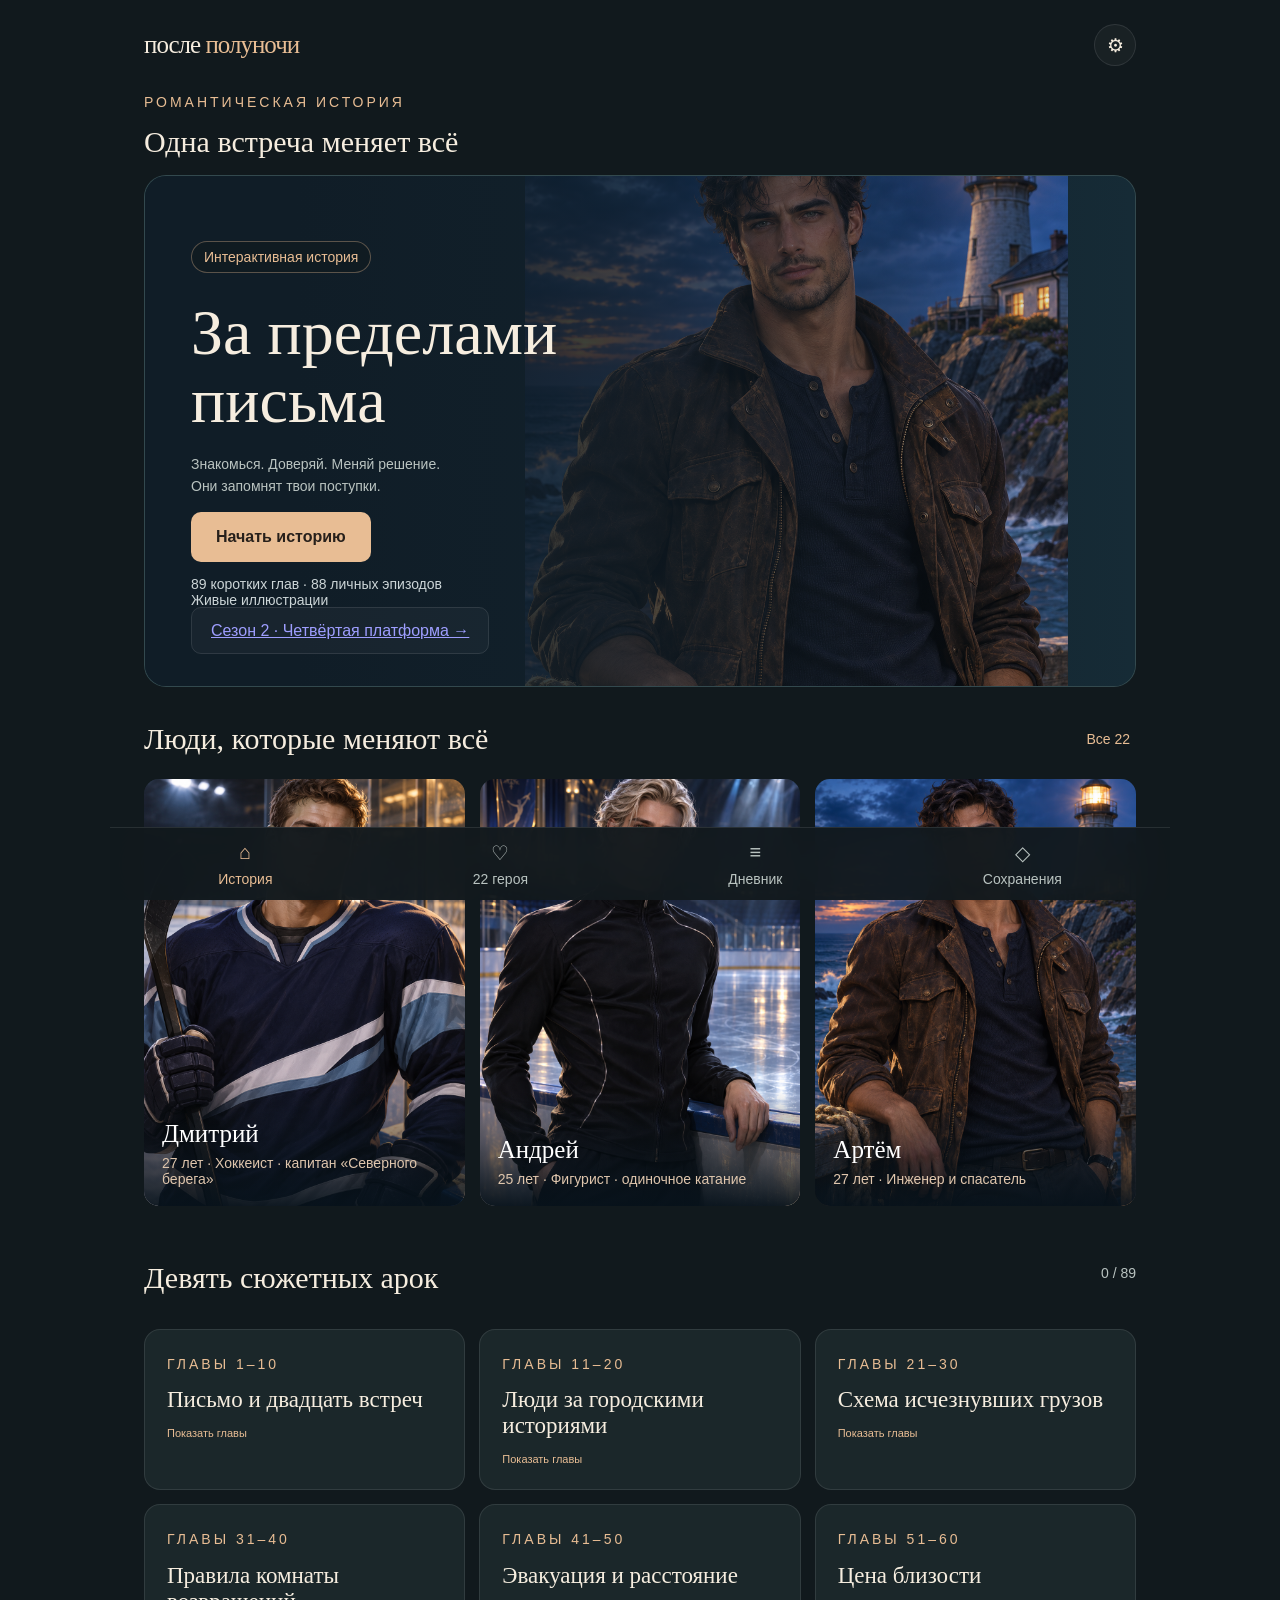
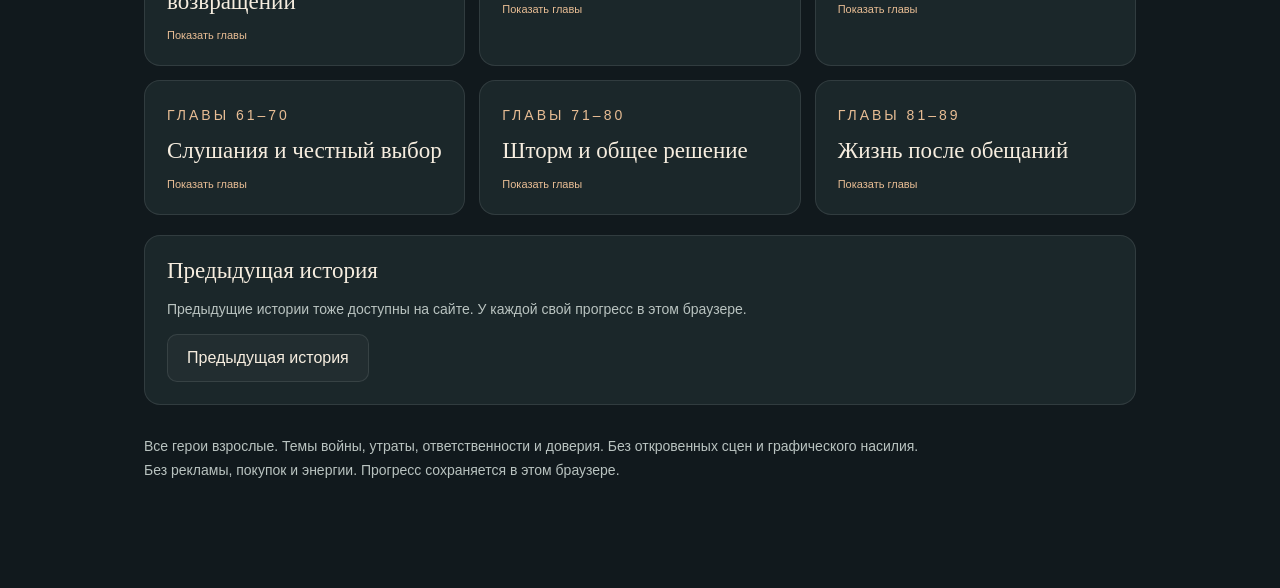
<file: index.html>
<!doctype html><html lang="ru"><head><meta charset="utf-8"><meta name="viewport" content="width=device-width,initial-scale=1,viewport-fit=cover"><meta name="theme-color" content="#11191d"><meta name="description" content="После полуночи — романтическая интерактивная история. 22 героя, 89 коротких глав и решения, которые меняют отношения и финал."><title>После полуночи · 89 глав</title><link rel="stylesheet" href="style.css"><link rel="stylesheet" href="mobile.css"><link rel="icon" href="favicon.svg" type="image/svg+xml"></head><body><main id="app"></main><div id="toast" role="status" aria-live="polite"></div><dialog id="modal"></dialog><dialog id="cinema"></dialog><script src="cast.js"></script><script src="story.js"></script><script src="engine.js"></script><script src="app.js"></script></body></html>
</file>
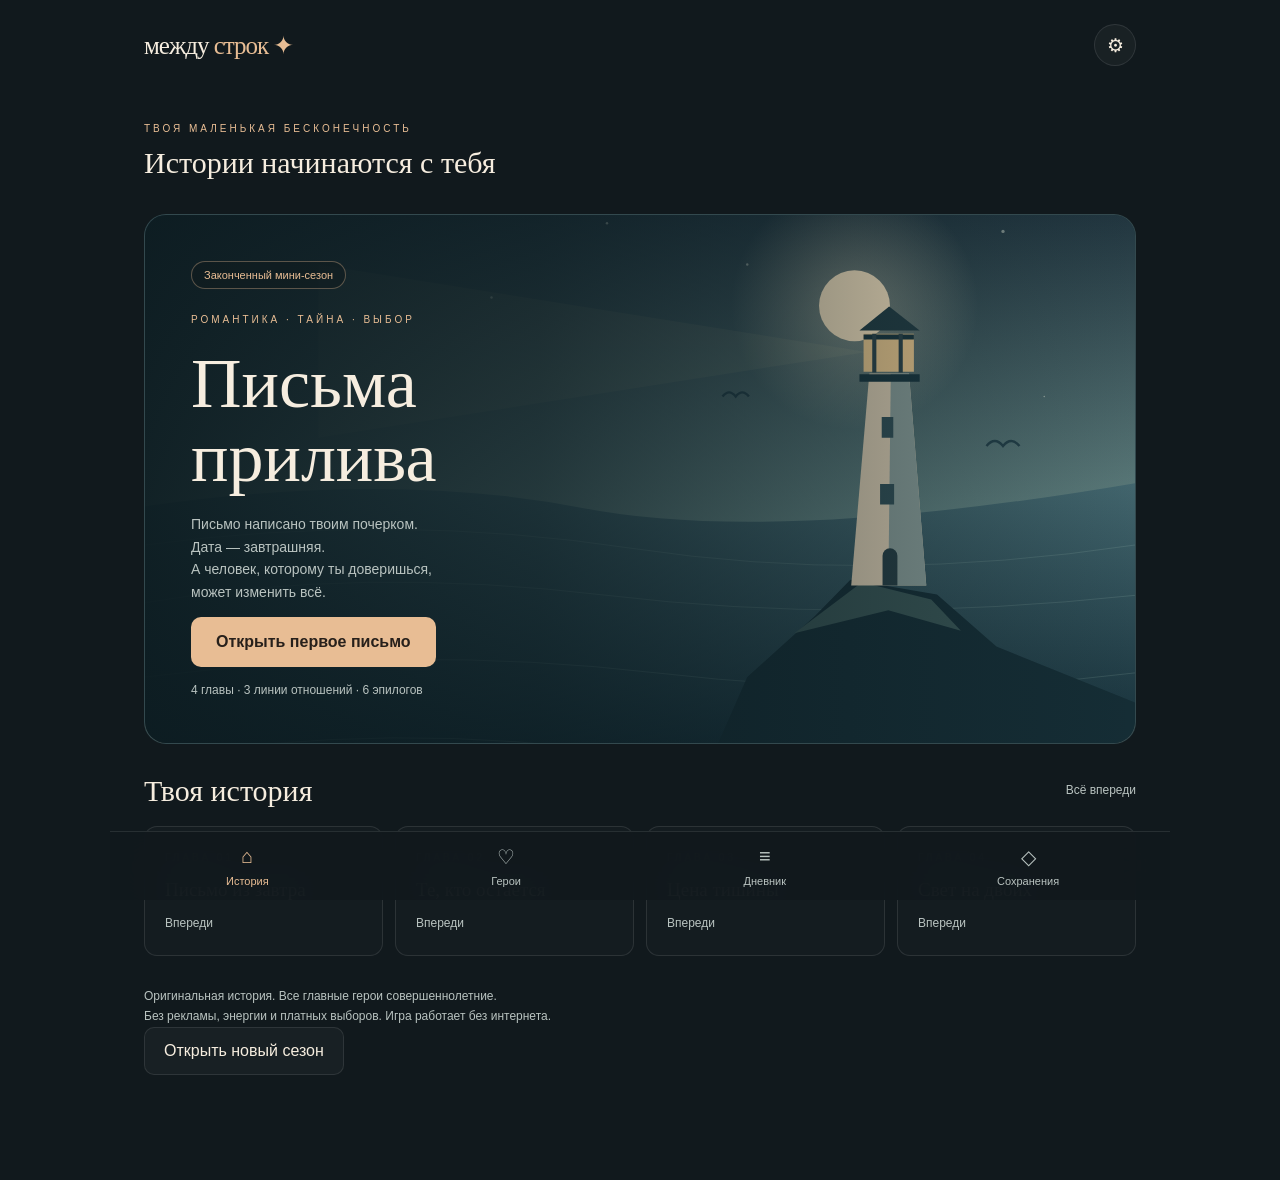
<file: legacy/index.html>
<!doctype html><html lang="ru"><head><meta charset="utf-8"><meta name="viewport" content="width=device-width,initial-scale=1,viewport-fit=cover"><meta name="theme-color" content="#11191d"><title>После полуночи</title><link rel="stylesheet" href="style.css"></head><body><main id="app"></main><div id="toast" role="status" aria-live="polite"></div><dialog id="modal"></dialog><script src="story.js"></script><script src="engine.js"></script><script src="app.js"></script></body></html>
</file>
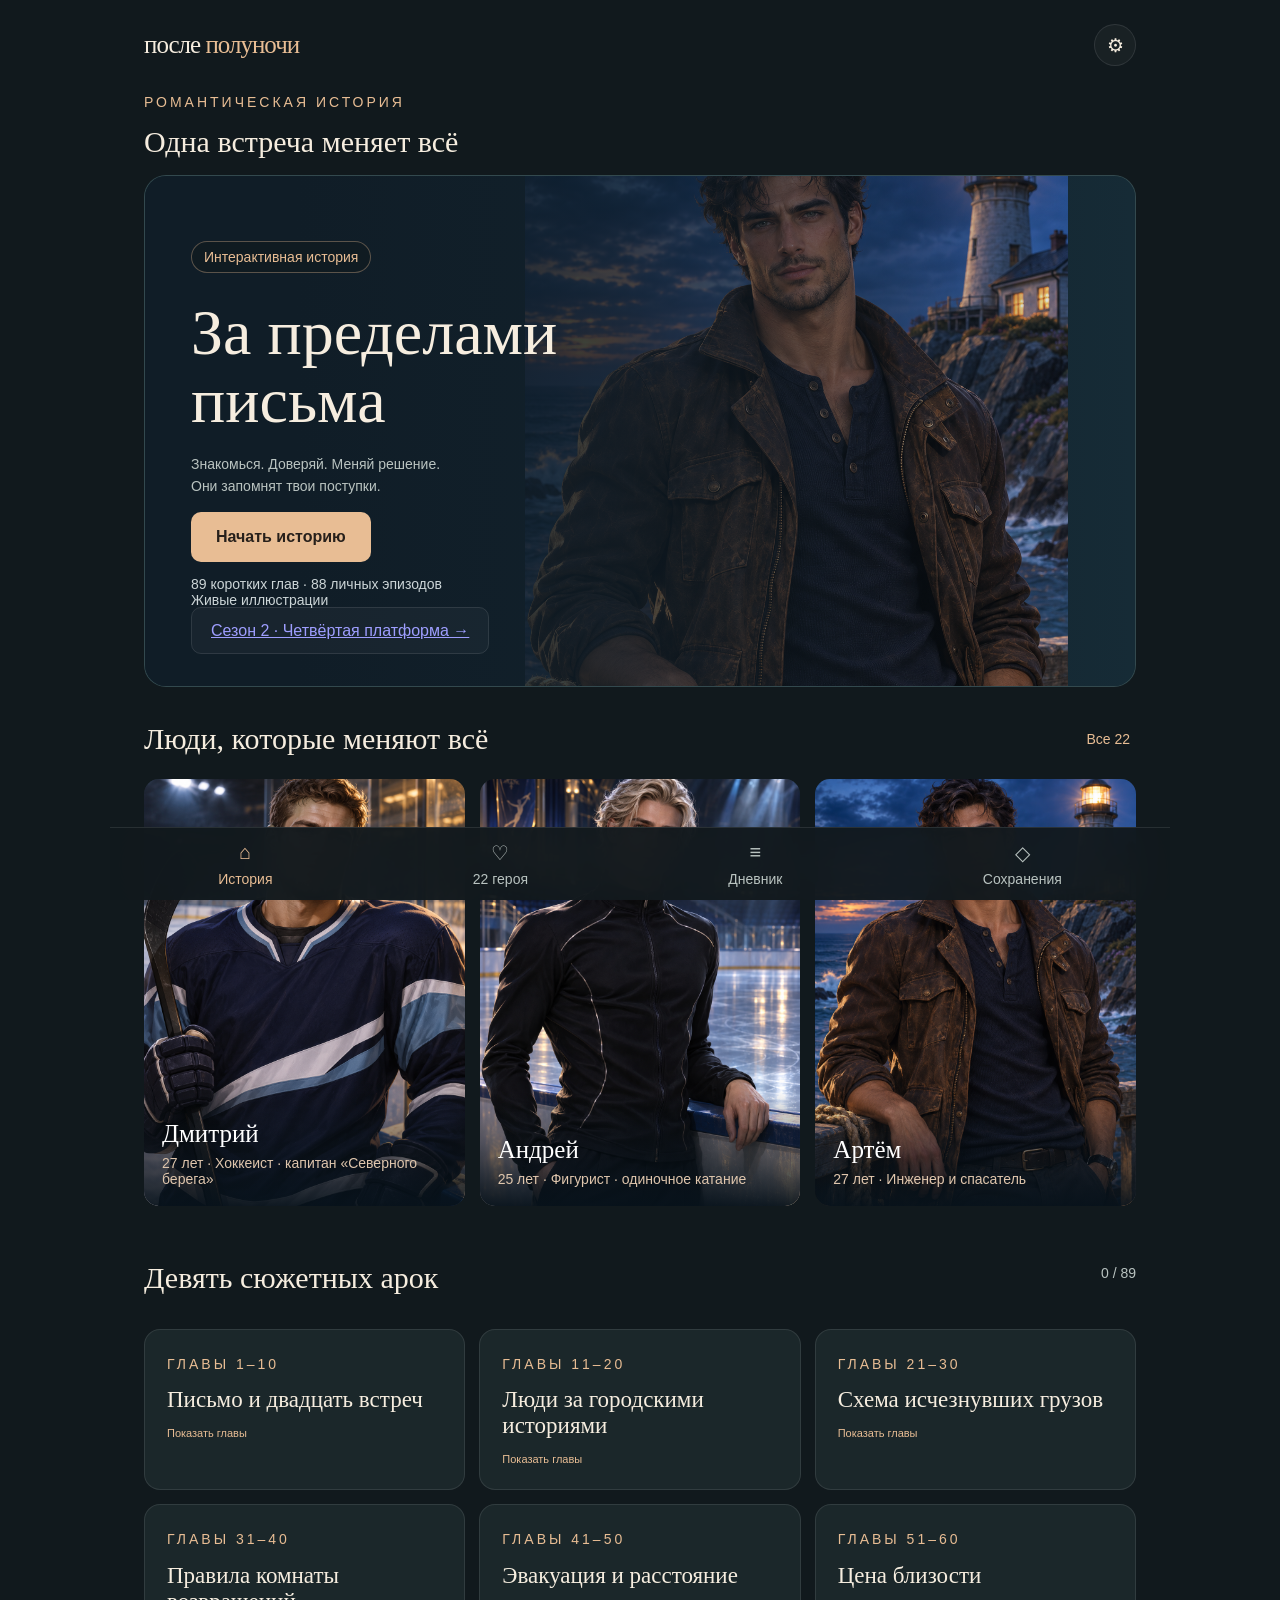
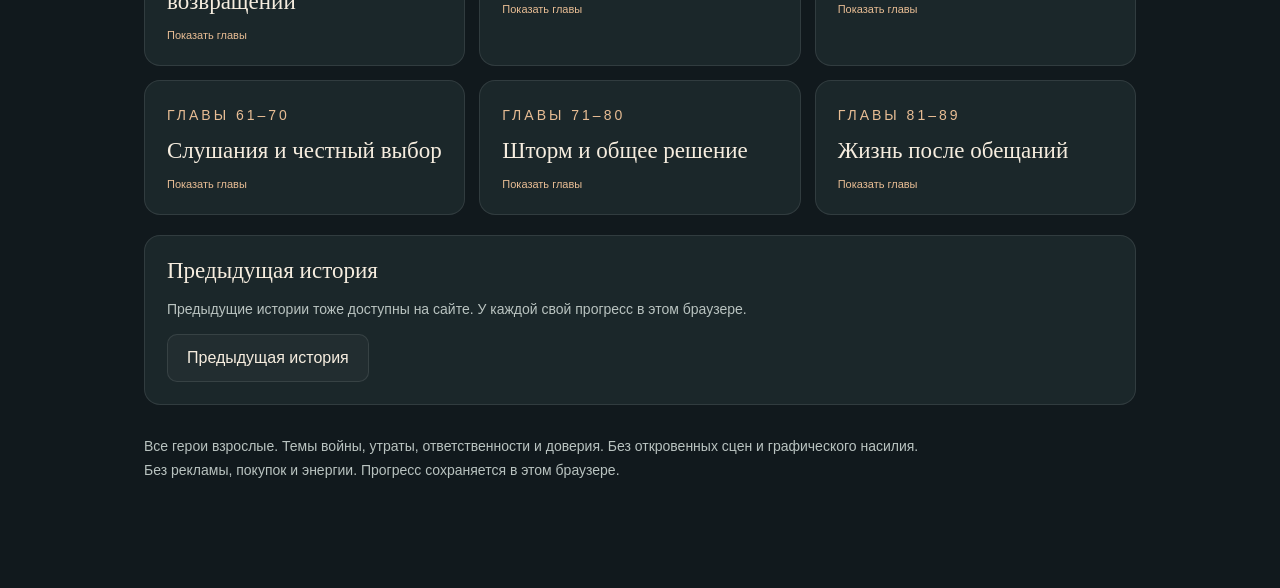
<file: play/index.html>
<!doctype html>
<html lang="ru">
<head>
  <meta charset="utf-8">
  <meta name="viewport" content="width=device-width, initial-scale=1">
  <title>После полуночи</title>
  <meta http-equiv="refresh" content="0; url=../">
</head>
<body>
  <a href="../">Открыть «После полуночи»</a>
</body>
</html>
</file>
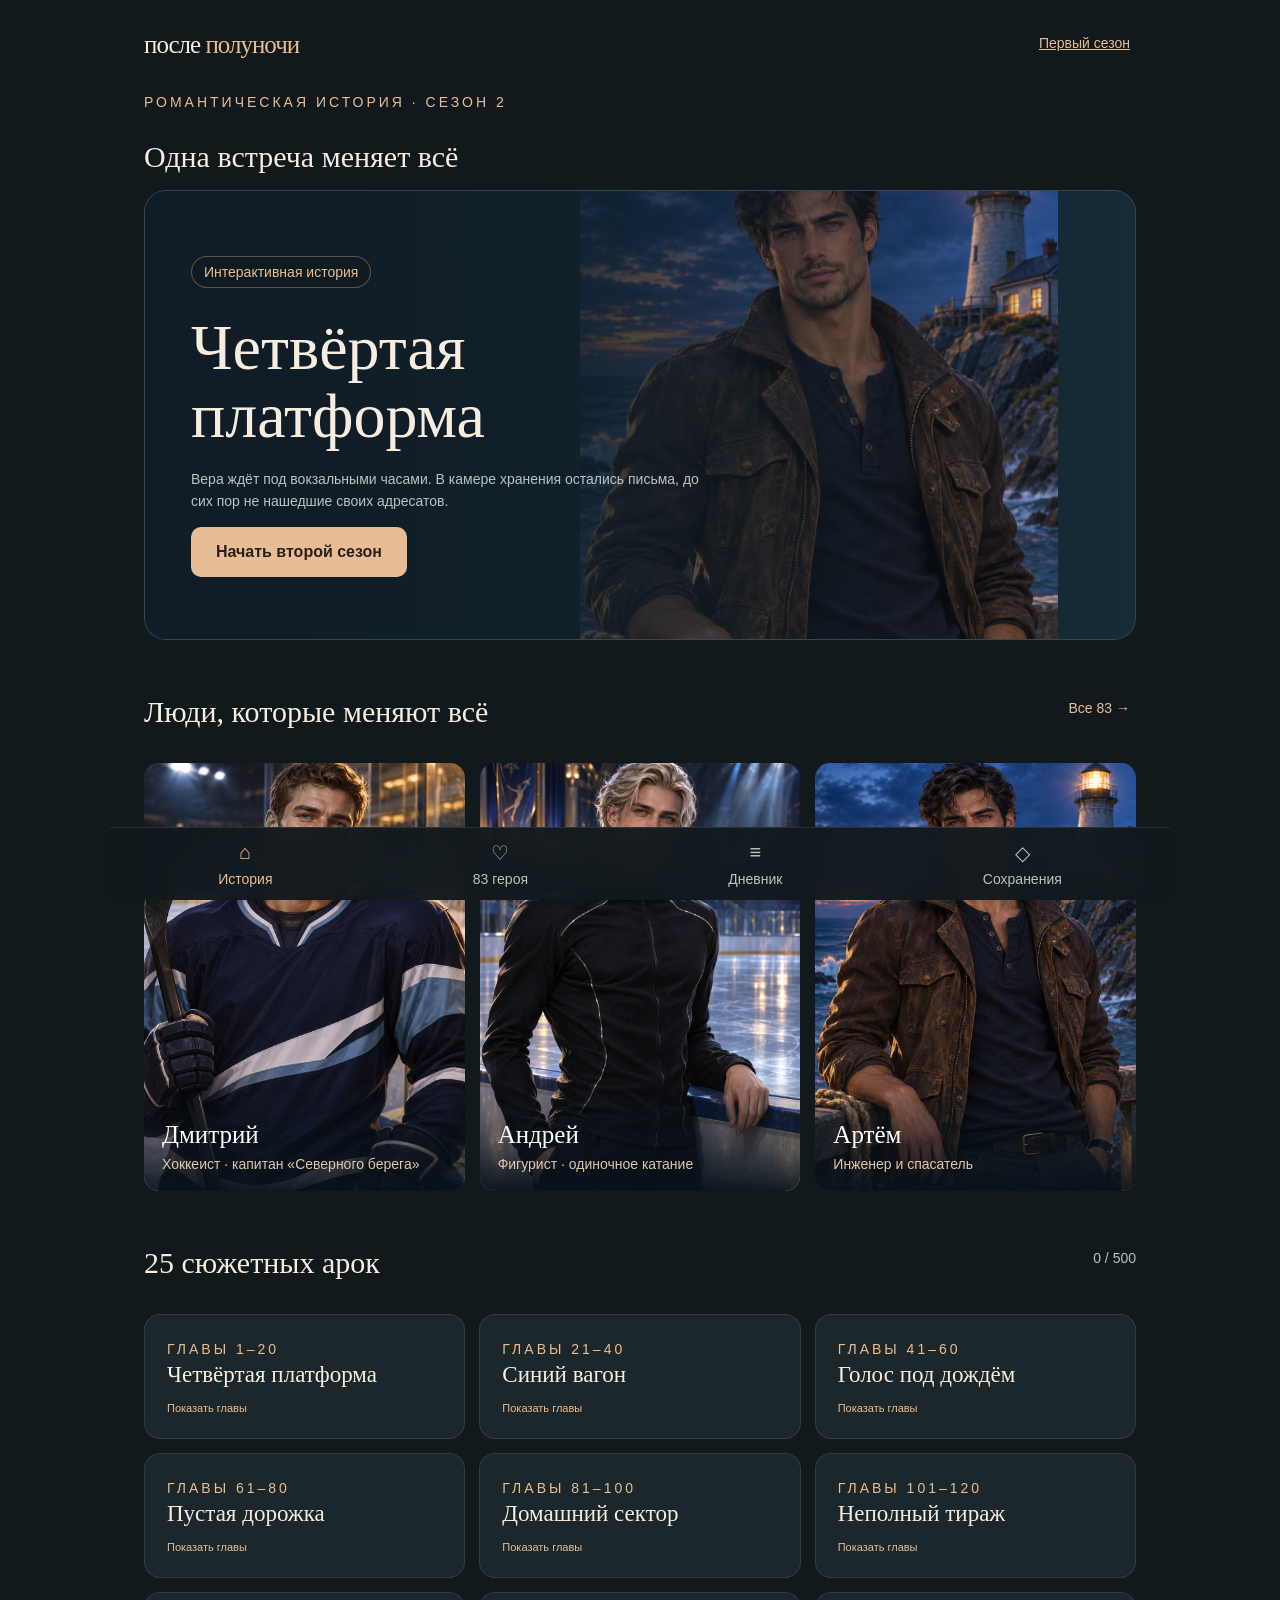
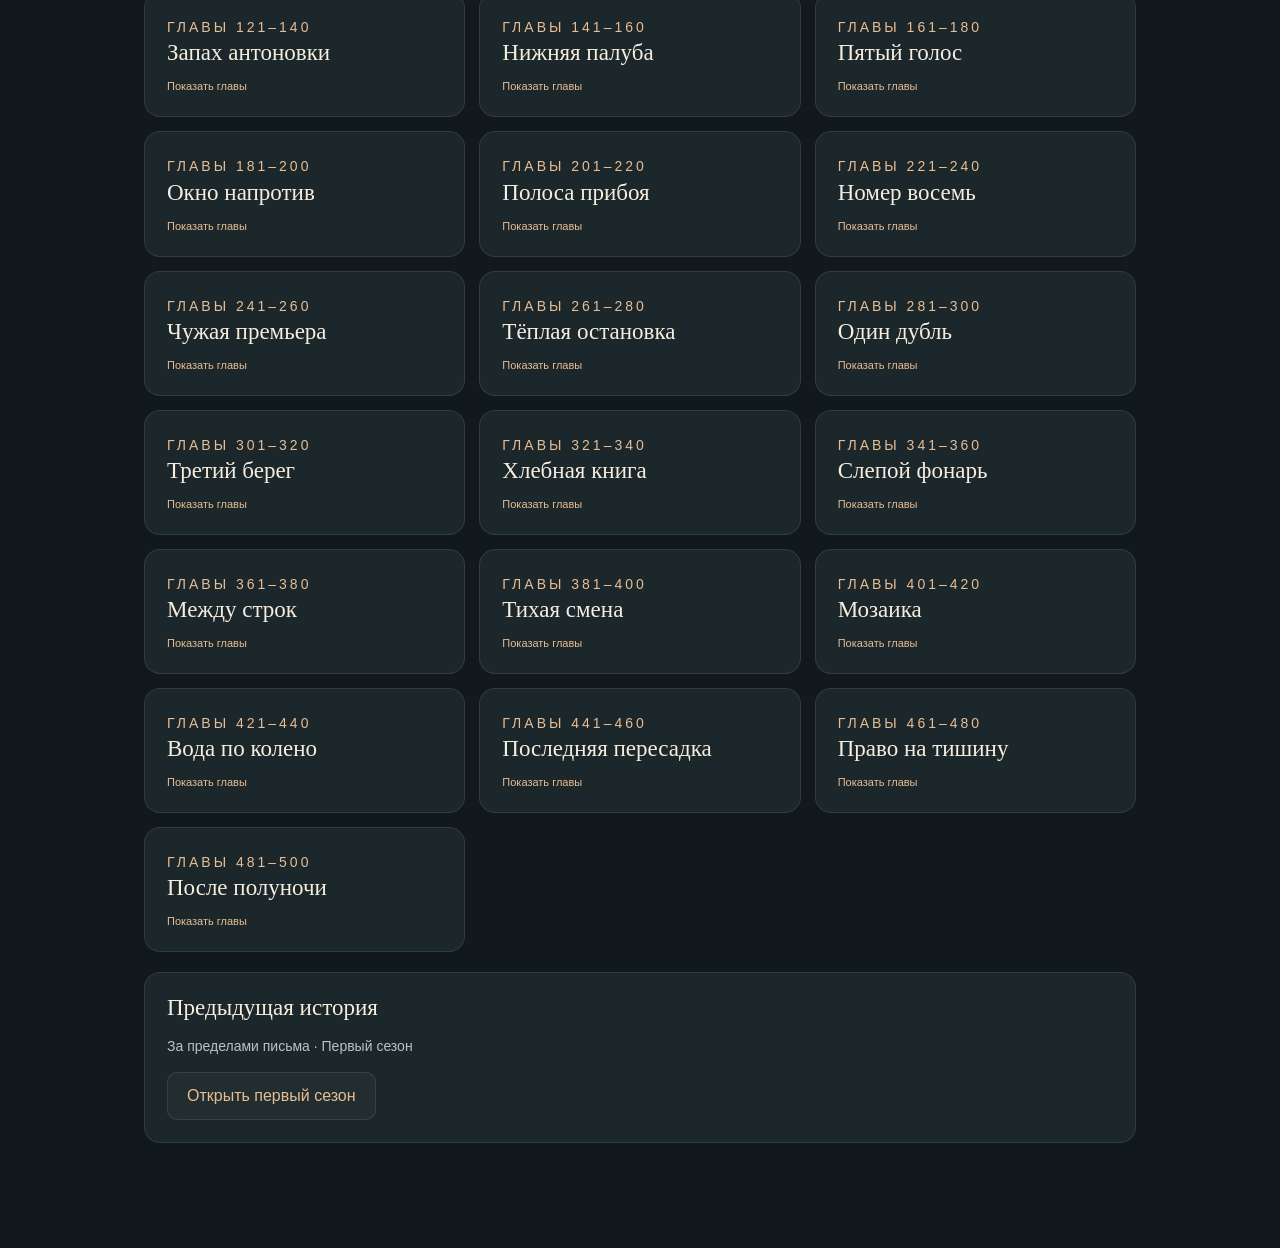
<file: season-2/index.html>
<!doctype html><html lang="ru"><meta charset="utf-8"><meta name="viewport" content="width=device-width,initial-scale=1"><meta name="theme-color" content="#191d24"><title>Четвёртая платформа · После полуночи</title><link rel="icon" href="../favicon.svg"><link rel="stylesheet" href="../style.css"><link rel="stylesheet" href="../mobile.css"><link rel="stylesheet" href="season.css?v=illustrated"><main id="app"></main><p id="warning" role="status"></p><script src="../cast.js"></script><script src="heroes.js"></script><script src="cases.js"></script><script src="letters.js"></script><script src="long.js?v=letters"></script><script src="season.js?v=illustrated"></script><script src="home.js"></script></html>
</file>
<file: style.css>
:root{color-scheme:dark;--bg:#11191d;--panel:#1b272a;--ink:#f6eddf;--dim:#b9c3c0;--accent:#e8bd94;--line:#ffffff19;--read:19px}*{box-sizing:border-box}body{margin:0;background:var(--bg);color:var(--ink);font-family:Arial,sans-serif}button,input,select{font:inherit}button{cursor:pointer;color:inherit}button:focus-visible,input:focus-visible{outline:2px solid var(--accent);outline-offset:4px}button:disabled{opacity:.4;cursor:default}button{border:0}#app{max-width:1060px;margin:auto;min-height:100dvh;padding:0 34px 105px}header{display:flex;justify-content:space-between;align-items:center;height:90px;gap:20px}.brand{font-family:Georgia,serif;font-size:25px;letter-spacing:-1px}.brand i{color:var(--accent);font-style:normal}.eyebrow{font-size:10px;letter-spacing:3px;text-transform:uppercase;color:var(--accent);line-height:1.8}.icon{background:#ffffff09;border:1px solid var(--line);border-radius:50%;height:42px;min-width:42px;font-size:19px}.muted{color:var(--dim);line-height:1.6;font-size:14px}h1,h2,h3{font-family:Georgia,serif;font-weight:400}h1{font-size:clamp(38px,6vw,70px);line-height:1.06;margin:18px 0}h2{font-size:30px;margin:25px 0 16px}h3{font-size:23px;margin:0 0 10px}.hero{position:relative;overflow:hidden;border:1px solid var(--line);border-radius:22px;min-height:490px;background:#1d353b}.hero-art{position:absolute;inset:0;background:url('coast.svg') center/cover}.hero-shade{position:absolute;inset:0;background:linear-gradient(90deg,#0c1b20ed 0%,#0c1b20b0 40%,#0c1b2000 100%)}.hero-content{position:relative;padding:46px;max-width:500px}.tag{display:inline-block;border:1px solid #e8bd9459;background:#11191d70;padding:7px 12px;border-radius:40px;color:var(--accent);font-size:11px;margin:0 6px 8px 0}.primary{background:var(--accent);color:#27201b;padding:16px 25px;border-radius:10px;font-weight:600;min-height:50px}.secondary{background:#ffffff08;border:1px solid var(--line);padding:14px 19px;border-radius:10px;min-height:48px}.wide{width:100%}.row{display:flex;align-items:center;justify-content:space-between;gap:12px}.grid{display:grid;grid-template-columns:repeat(3,1fr);gap:15px}.card{background:var(--panel);padding:22px;border:1px solid var(--line);border-radius:16px}.chapter-list{display:grid;grid-template-columns:repeat(4,1fr);gap:12px}.chapter{background:#ffffff04;border:1px solid var(--line);border-radius:13px;padding:20px;text-align:left;min-height:130px}.chapter strong{font-family:Georgia,serif;display:block;font-size:19px;font-weight:400;margin:12px 0}.nav{position:fixed;bottom:0;left:50%;transform:translateX(-50%);width:min(1060px,100%);display:flex;justify-content:space-around;background:#11191df2;backdrop-filter:blur(20px);border-top:1px solid var(--line);padding:12px 8px calc(12px + env(safe-area-inset-bottom));z-index:3}.nav button{background:none;display:grid;gap:6px;color:var(--dim);font-size:11px;min-width:65px;min-height:44px}.nav button span{font-size:20px}.nav button.active{color:var(--accent)}.reader{max-width:680px;margin:auto}.scene-art{height:220px;background:url('coast.svg') center 46%/cover;border-radius:16px;position:relative;margin-bottom:25px}.scene-art:after{content:'';position:absolute;inset:0;background:linear-gradient(0deg,#11191d90,transparent);border-radius:16px}.scene-label{position:absolute;left:20px;bottom:16px;z-index:1}.prose{font:var(--read)/1.8 Georgia,serif;white-space:pre-line;margin:24px 0 30px}.choice{display:block;width:100%;text-align:left;padding:17px 20px;background:#ffffff04;border:1px solid #e8bd943b;border-radius:12px;margin:10px 0;line-height:1.5;min-height:58px}.choice:hover{background:#e8bd9414;border-color:var(--accent)}.choice small{display:block;color:var(--accent);font-size:11px;margin-top:5px}.choice:disabled:hover{background:#ffffff04}.portrait{width:60px;height:60px;border-radius:50%;display:grid;place-items:center;font:25px Georgia,serif;color:var(--accent);border:1px solid #e8bd9450;background:radial-gradient(ellipse at 70% 20%,#75908a,#263b41)}.meter{height:4px;background:#ffffff12;border-radius:4px;margin-top:15px;overflow:hidden}.meter span{display:block;height:100%;background:var(--accent)}.section-head{margin:30px 0 18px}.small{font-size:12px}.stack{display:grid;gap:14px}.journal{border-left:1px solid #e8bd9450;padding:0 0 25px 20px;margin-left:7px}.journal:before{content:'✦';color:var(--accent);float:left;margin-left:-27px;background:var(--bg)}input[type=text]{width:100%;border:1px solid var(--line);border-radius:9px;background:#ffffff08;color:var(--ink);padding:15px;margin:12px 0 22px}input[type=range]{width:100%;accent-color:var(--accent)}label{line-height:1.7}dialog{width:min(460px,90vw);background:var(--panel);color:var(--ink);border:1px solid #e8bd9440;border-radius:20px;padding:28px}dialog::backdrop{background:#071114b8;backdrop-filter:blur(8px)}dialog .row{margin-top:20px}#toast{position:fixed;bottom:100px;left:50%;transform:translateX(-50%);max-width:90%;background:#e8bd94;color:#251c18;padding:13px 20px;border-radius:12px;z-index:20;opacity:0;pointer-events:none;transition:opacity .2s;font-size:14px}#toast.show{opacity:1}.stat{font:30px Georgia,serif;color:var(--accent)}.ending{padding:35px 25px;border:1px solid #e8bd9445;background:linear-gradient(140deg,#294046,#192027);border-radius:18px}.sepia{--bg:#eee3d1;--panel:#e4d7c3;--ink:#282c2a;--dim:#505a54;--accent:#835335;--line:#282c2a24;color-scheme:light}.sepia .nav{background:#eee3d1ee}.sepia .hero,.sepia .scene-art{color:#f6eddf}.sepia .hero .eyebrow,.sepia .hero .tag{color:#e8bd94}.sepia .hero .muted{color:#d0d8d3}.sepia .hero .primary{background:#e8bd94;color:#27201b}.sepia .ending{background:#e4d7c3}.sepia .hero .tag{border-color:#e8bd94}footer{margin-top:30px;font-size:12px;color:var(--dim);line-height:1.7}.empty{padding:45px 15px;text-align:center}.switch{width:22px;height:22px;accent-color:var(--accent)}@media(max-width:600px){#app{padding:0 20px 100px}header{height:75px}.brand{font-size:23px}.hero{min-height:500px}.hero-content{padding:30px 25px;max-width:360px;padding-top:155px}.hero h1{font-size:44px}.hero-shade{background:linear-gradient(0deg,#0c1b20 0%,#0c1b20aa 60%,#0c1b2000)}.hero-art{background-position:65% center}.grid{grid-template-columns:1fr}.chapter-list{grid-template-columns:1fr 1fr}.chapter{padding:16px;min-height:125px}.scene-art{height:175px}.reader h1{font-size:34px}.row.wrap{flex-wrap:wrap}.card{padding:19px}h2{font-size:26px}}@media(prefers-reduced-motion:reduce){*{scroll-behavior:auto!important;transition:none!important}}
/* Season two: portrait-led visual novel */
.text-button{background:transparent;color:var(--accent);font-size:12px;padding:12px 6px;min-height:44px}.v2-hero{min-height:450px}.v2-hero .hero-art{background-image:url('portraits/artem.png');background-position:85% 23%;background-size:auto 160%;background-repeat:no-repeat;background-color:#162b36}.v2-hero .hero-shade{background:linear-gradient(90deg,#101d27 15%,#101d27c9 48%,transparent)}.v2-hero .hero-content{max-width:620px;padding-top:65px}.v2-hero h1{font-size:clamp(40px,6vw,64px)}.cast-row{display:grid;grid-template-columns:repeat(3,1fr);gap:15px}.cast{padding:0;border-radius:15px;overflow:hidden;background:var(--panel);text-align:left;position:relative;aspect-ratio:3/4}.cast-photo{width:100%;height:100%;object-fit:cover;object-position:center 20%;transition:transform .3s}.cast:hover .cast-photo{transform:scale(1.025)}.cast>span{position:absolute;inset:auto 0 0;padding:45px 18px 19px;background:linear-gradient(transparent,#07121bf2);color:#fff}.cast strong{font:25px Georgia,serif;display:block}.cast small{display:block;margin-top:7px;font-size:11px;color:#dfc6ad}.chapter-list{grid-template-columns:repeat(3,1fr)}.stats-bar{display:flex;flex-wrap:wrap;gap:8px;margin-bottom:20px}.stats-bar>span{background:var(--panel);border:1px solid var(--line);border-radius:30px;font-size:11px;padding:9px 13px}.stats-bar b{color:var(--accent);margin-left:5px}.novel{display:grid;grid-template-columns:330px 1fr;gap:30px;align-items:start}.visual-panel{position:sticky;top:18px;border-radius:18px;overflow:hidden;height:540px;background:#19303b}.scene-portrait{width:100%;height:100%;object-fit:cover;object-position:50% 15%;display:block}.scene-sea{height:100%;background:url('coast.svg') 65% center/cover}.visual-caption{position:absolute;inset:auto 0 0;background:linear-gradient(transparent,#0a1724ed 40%);padding:80px 24px 28px;color:#fff}.visual-caption .eyebrow{color:#e8bd94}.visual-caption h2{margin:8px 0 18px;font-size:35px}.bond-line{display:flex;justify-content:space-between;font-size:12px;color:#e9d8c9;gap:10px}.dialogue-panel{min-width:0;padding:8px 0}.dialogue-panel h2{font-size:30px}.dialogue-panel .prose{margin:20px 0 28px;min-height:150px}.page-controls{border-top:1px solid var(--line);padding:14px 0}.effect{display:inline-block;padding:7px 10px;border-radius:7px;background:#c69b6b15;color:var(--accent);font-size:11px}.effect.negative{color:#ef9e9e;background:#bc4c4c15}.effects{display:flex;flex-wrap:wrap;gap:6px}.choices{margin-top:20px}.choice.locked{opacity:.65;border-style:dashed}.requirement{color:var(--dim)!important}.people-grid{display:grid;grid-template-columns:repeat(3,1fr);gap:18px}.person-card{border-radius:17px;overflow:hidden;background:var(--panel);border:1px solid var(--line)}.person-photo{width:100%;height:300px;object-fit:cover;object-position:50% 10%;display:block}.person-content{padding:23px}.person-content h2{margin:9px 0 16px}.person-content .row{font-size:12px}.ending-photo{height:380px;border-radius:18px;overflow:hidden;margin-bottom:20px}.ending-photo .scene-portrait{object-position:50% 20%}.sepia .effect.negative{color:#9a2525}.sepia .v2-hero{color:#f6eddf}@media(max-width:760px){.novel{grid-template-columns:1fr;gap:0}.visual-panel{position:relative;top:0;height:390px;border-radius:17px}.visual-panel .scene-portrait{object-position:50% 16%}.visual-caption{padding:90px 22px 30px}.dialogue-panel{position:relative;background:var(--bg);border:1px solid var(--line);border-radius:18px;margin-top:-17px;padding:20px 18px}.dialogue-panel .prose{min-height:0}.dialogue-panel h2{font-size:27px}.people-grid{grid-template-columns:1fr}.person-photo{height:460px}.cast-row{gap:8px}.cast>span{padding:35px 10px 14px}.cast strong{font-size:22px}.cast small{font-size:10px;line-height:1.5}.v2-hero .hero-art{background-size:auto 125%;background-position:90% 0}.v2-hero .hero-shade{background:linear-gradient(0deg,#101d27 0%,#101d27b0 50%,#101d2700)}.v2-hero .hero-content{padding-top:190px}.chapter-list{grid-template-columns:repeat(2,1fr)}.ending-photo{height:390px}.stats-bar{gap:6px}.stats-bar>span{font-size:10px;padding:9px 10px}}@media(max-width:360px){.cast strong{font-size:19px}.cast small{font-size:9px}.visual-panel{height:340px}.dialogue-panel{padding:16px 12px}.person-photo{height:390px}} 
/* Version 3: animated 2D staging, roster and chapter navigation */
.arc-grid{display:grid;grid-template-columns:repeat(3,minmax(0,1fr));gap:14px}.arc-grid summary{cursor:pointer;list-style:none}.arc-grid summary:after{content:'Показать главы';font-size:11px;color:var(--accent)}.chapter-index{margin-top:16px;border-top:1px solid var(--line)}.chapter-row{display:grid;grid-template-columns:24px 1fr 40px;gap:7px;padding:13px 0;border-bottom:1px solid var(--line);font-size:12px;line-height:1.5}.chapter-row>span:first-child,.chapter-row small{color:var(--accent)}.roster-controls{display:grid;grid-template-columns:1fr 180px;gap:12px;margin-bottom:15px}.roster-controls input{margin:0}.roster-controls select{border:1px solid var(--line);background:var(--panel);color:var(--ink);padding:12px;border-radius:9px;min-width:0}.mini-photo{width:48px;height:62px;object-fit:cover;object-position:50% 12%;border-radius:8px;flex-shrink:0}.choice.date-choice{display:flex;align-items:center;gap:13px}.camp-options .choice{margin:8px 0}.consequence{border-left:3px solid var(--accent);background:#d3a77c0b;padding:14px 16px;border-radius:5px;margin:14px 0;font-size:13px;line-height:1.7}.consequence p{margin-bottom:0}.consequence strong{font-size:11px;color:var(--accent);letter-spacing:.5px}.novel .dialogue-panel{animation:dialogue-in .35s ease-out}.animated-scene{isolation:isolate;contain:paint;position:sticky}.animated-scene .scene-portrait{animation:portrait-breathe 11s ease-in-out infinite alternate;transform-origin:50% 35%;will-change:transform}.weather{position:absolute;inset:0;overflow:hidden;pointer-events:none;z-index:1}.weather i{position:absolute;left:var(--x);top:-20%;height:var(--size);width:var(--size);background:#f7e3b3;border-radius:50%;animation:float-dust calc(var(--speed)*7) linear infinite;animation-delay:var(--delay);opacity:0}.weather-rain i,.weather-storm i{width:1px;height:45px;border-radius:0;background:linear-gradient(transparent,#c4deef90);animation:rain-fall var(--speed) linear infinite;animation-delay:var(--delay);opacity:.65}.weather-storm i{height:65px;animation-duration:calc(var(--speed)*.6)}.weather-sea i,.weather-clouds i{opacity:0}.weather-leaves i{width:9px;height:5px;border-radius:0 80%;background:#b5cf8d88;animation:leaf-fall calc(var(--speed)*8) linear infinite;animation-delay:var(--delay)}.weather-ice i{background:#e8f7ff;box-shadow:0 0 7px #c5eaff;animation:sparkle calc(var(--speed)*2) ease-in-out infinite;top:var(--y);animation-delay:var(--delay)}.weather-train i{animation:steam-rise calc(var(--speed)*4) ease-out infinite;animation-delay:var(--delay);width:60px;height:60px;background:radial-gradient(#d8e5ef33,transparent 70%);top:auto;bottom:-20%}.mist{position:absolute;left:-35%;top:45%;width:170%;height:65%;background:radial-gradient(ellipse,#d2e5ee1c,transparent 67%);animation:mist-drift 19s ease-in-out infinite alternate;opacity:.5}.light-beam{position:absolute;left:-70%;top:-20%;height:150%;width:85%;transform:rotate(22deg);background:linear-gradient(90deg,transparent,#ffe7b01f,transparent);animation:light-sweep 16s ease-in-out infinite;mix-blend-mode:screen}.weather-rain .light-beam,.weather-storm .light-beam{opacity:.15}.weather-ice .light-beam{background:linear-gradient(90deg,transparent,#b2e5ff33,transparent)}.visual-caption{z-index:2}.cinema-button{position:absolute;z-index:3;right:12px;top:12px;border:1px solid #ffffff44;border-radius:30px;padding:11px 15px;min-height:44px;color:#fff;background:#10192399;backdrop-filter:blur(12px);font-size:11px}#cinema{padding:0;max-width:100vw;max-height:100dvh;width:100vw;height:100dvh;border:0;border-radius:0;background:#08121b;overflow:hidden}#cinema .visual-panel{position:absolute;inset:0;width:100%;height:100%;border-radius:0}#cinema .scene-portrait{object-position:50% 15%;object-fit:contain;background:#08121b}#cinema .visual-caption{bottom:180px;text-align:center;background:linear-gradient(transparent,#08121bdd)}#cinema .bond-line{justify-content:center;gap:30px}#cinema .cinema-copy{position:absolute;z-index:5;bottom:max(24px,env(safe-area-inset-bottom));left:20px;right:20px;text-align:center;color:#f6eddf}#cinema .cinema-copy h2{font-size:24px;margin:10px 0 18px}.motion-off .animated-scene *,.motion-off .dialogue-panel,.motion-off .effect{animation:none!important;will-change:auto!important}.motion-off .weather i{display:none}.motion-off .light-beam{opacity:.1}.motion-paused .animated-scene *{animation-play-state:paused!important}.effect{animation:effect-in .3s ease-out}@keyframes portrait-breathe{0%{transform:scale(1.015) translateY(0)}100%{transform:scale(1.055) translateY(-.6%)}}@keyframes dialogue-in{from{opacity:0;transform:translateY(7px)}to{opacity:1;transform:translateY(0)}}@keyframes effect-in{from{opacity:0;transform:translateY(-5px)}to{opacity:1;transform:translateY(0)}}@keyframes rain-fall{from{transform:translate(0,-60px)}to{transform:translate(-80px,750px)}}@keyframes float-dust{0%{transform:translate(0,650px);opacity:0}20%,65%{opacity:.5}100%{transform:translate(35px,-100px);opacity:0}}@keyframes leaf-fall{0%{transform:translate(0,-30px) rotate(0);opacity:0}15%{opacity:.5}100%{transform:translate(90px,750px) rotate(210deg);opacity:0}}@keyframes steam-rise{0%{transform:translateY(0) scale(.4);opacity:0}35%{opacity:.6}100%{transform:translate(35px,-600px) scale(3);opacity:0}}@keyframes sparkle{0%,100%{opacity:0;transform:scale(.4)}50%{opacity:.6;transform:scale(1)}}@keyframes mist-drift{from{transform:translateX(-10%) scale(1)}to{transform:translateX(10%) scale(1.1)}}@keyframes light-sweep{0%,15%{transform:translateX(0) rotate(22deg)}85%,100%{transform:translateX(250%) rotate(22deg)}}@media(max-width:760px){.arc-grid{grid-template-columns:1fr}.roster-controls{grid-template-columns:1fr}.animated-scene{position:relative}.novel{gap:0}.people-grid{grid-template-columns:1fr}.cinema-copy h2{font-size:22px}.animated-scene .scene-portrait{object-position:50% 14%}.v2-hero .hero-art{background-image:url('portraits/dmitry.png')}.chapter-row{grid-template-columns:24px 1fr 40px}.arc-grid .card{padding:20px}}@media(prefers-reduced-motion:reduce){.animated-scene *,.dialogue-panel,.effect{animation:none!important;will-change:auto!important}.weather i{display:none}} 

/* Browser edition: readable controls and keyboard navigation. */
.small,.eyebrow,.tag,.choice small,.requirement,.text-button,.cinema-button,.nav button,.chapter-row,.chapter-row small,.person-card .row,.stats-bar span,.cast small{font-size:14px}button:focus-visible,input:focus-visible,select:focus-visible,summary:focus-visible{outline:2px solid #efc18c;outline-offset:4px}.roster-controls select{appearance:none;padding-right:38px;background-image:url("data:image/svg+xml,%3Csvg xmlns='http://www.w3.org/2000/svg' width='16' height='16' viewBox='0 0 16 16'%3E%3Cpath d='m4 6 4 4 4-4' fill='none' stroke='%23cfa87c' stroke-width='2'/%3E%3C/svg%3E");background-repeat:no-repeat;background-position:right 14px center}.stats-bar{flex-wrap:wrap}.hero-content{max-width:100%}@media(max-width:420px){header .eyebrow{font-size:12px}.cast-row{gap:10px}.cast small{font-size:12px}.visual-caption .eyebrow{font-size:12px}.bond-line{font-size:13px}}
</file>
<file: mobile.css>
/* Phone layout, retaining the story and existing browser saves. */
button,input,select,summary{-webkit-tap-highlight-color:transparent;touch-action:manipulation}
body{overflow-wrap:break-word}input,select{font-size:16px}
.effect{font-size:14px}.consequence,.consequence strong{font-size:14px}footer{font-size:14px}
@media(max-width:760px){
 #app{padding:0 16px calc(100px + env(safe-area-inset-bottom));width:100%;max-width:100%}
 header{height:70px;gap:12px;padding-top:env(safe-area-inset-top)}
 .brand{font-size:27px;letter-spacing:-.6px}.icon{min-width:48px;height:48px}
 header .eyebrow{font-size:12px;letter-spacing:1.6px;text-align:center}
 h2{font-size:27px;line-height:1.2}.eyebrow{font-size:12px;letter-spacing:1.5px}
 .hero.v2-hero{min-height:450px;border-radius:24px}
 .v2-hero .hero-art{background-position:60% 0;background-size:auto 112%}
 .v2-hero .hero-content{padding:190px 22px 24px}
 .v2-hero h1{font-size:42px;line-height:1.05}
 .hero-content .primary{width:100%;font-size:17px;min-height:54px}
 .hero-content .small{font-size:14px;line-height:1.5}
 .cast-row{display:flex;overflow-x:auto;gap:12px;scroll-snap-type:x mandatory;padding-bottom:8px}
 .cast{flex:0 0 66%;aspect-ratio:3/4;scroll-snap-align:start;border-radius:20px}
 .cast>span{padding:45px 16px 18px}.cast strong{font-size:28px}.cast small{font-size:14px;line-height:1.5}
 .section-head{align-items:center;gap:8px}.section-head h2{font-size:24px}.text-button{font-size:14px;flex-shrink:0}
 .arc-grid{gap:10px}.arc-grid .card{padding:18px}.arc-grid h3{font-size:22px}.arc-grid summary{min-height:60px}
 .arc-grid summary:after{font-size:14px}.chapter-row{grid-template-columns:24px minmax(0,1fr) 46px;font-size:14px}
 .nav{width:100%;padding:8px 6px calc(8px + env(safe-area-inset-bottom));border-radius:20px 20px 0 0;box-shadow:0 -6px 24px #0002}
 .nav button{flex:1;min-width:0;min-height:52px;font-size:12px;gap:4px}.nav button span{font-size:22px}
 .stats-bar{display:grid;grid-template-columns:repeat(2,minmax(0,1fr));gap:6px;margin:0 0 12px}
 .stats-bar>span{font-size:13px;letter-spacing:0;padding:9px 10px;display:flex;justify-content:space-between}
 .novel{display:flex;flex-direction:column;gap:0}.novel>.visual-panel{width:100%;height:clamp(230px,34svh,320px);min-height:230px;position:relative;top:0;border-radius:22px 22px 0 0}
 .novel .scene-portrait{object-position:50% 19%}
 .visual-caption{padding:55px 18px 20px}.visual-caption h2{font-size:29px;margin:5px 0 9px}
 .visual-caption .eyebrow{font-size:12px;line-height:1.5;letter-spacing:1px}.bond-line{font-size:13px}
 .cinema-button{min-height:44px;font-size:13px;padding:10px 12px;right:10px;top:10px}
 .dialogue-panel{width:100%;margin-top:0;border-radius:0 0 22px 22px;padding:18px 16px 22px}
 .dialogue-panel .row{gap:8px;flex-wrap:wrap}.dialogue-panel h2{font-size:27px;line-height:1.25;margin-top:14px}
 .dialogue-panel .prose{font-size:var(--read);line-height:1.65;margin:20px 0 24px}
 .choices{margin-top:12px}.choice{font-size:16px;line-height:1.5;padding:15px 14px;min-height:58px;border-radius:14px;margin:10px 0}
 .choice small{font-size:14px;line-height:1.45;margin-top:8px}.choice:disabled{opacity:.6}
 .effect{font-size:13px;padding:6px 8px}.effects{gap:5px}
 .roster-controls{position:sticky;top:0;z-index:2;padding:10px 0;background:var(--bg);gap:8px}
 .roster-controls input,.roster-controls select{min-height:50px;font-size:16px}
 .person-photo{height:390px;height:clamp(280px,52svh,430px)}.person-content{padding:20px}.person-content .muted{font-size:16px}
 .person-content .row{font-size:14px;flex-wrap:wrap}.person-card{border-radius:22px}
 .grid{grid-template-columns:1fr}.card .row{flex-wrap:wrap}.secondary,.primary{min-height:50px;font-size:16px}
 dialog:not(#cinema){width:calc(100% - 24px);max-width:460px;padding:22px;max-height:90dvh;overflow-y:auto}
 dialog h2{font-size:27px}dialog .row{gap:10px}dialog .row button{flex:1;padding:13px 12px}
 #cinema .visual-panel{height:100%;min-height:0;position:absolute}#cinema .visual-caption{bottom:150px;padding:60px 16px 16px}
 #cinema .cinema-copy{left:16px;right:16px}#cinema .cinema-copy h2{font-size:22px;line-height:1.25}#cinema .cinema-copy .primary{width:100%}
 #toast{bottom:calc(90px + env(safe-area-inset-bottom));width:max-content;max-width:calc(100% - 32px);font-size:14px}
 .ending{padding:25px 18px}.ending .row{flex-direction:column;align-items:stretch}
}
@media(max-width:350px){#app{padding-left:10px;padding-right:10px}.brand{font-size:24px}.dialogue-panel{padding:16px 12px}.visual-caption h2{font-size:26px}.stats-bar>span{font-size:12px}.cast{flex-basis:76%}.hero-content .tag{font-size:12px}.section-head h2{font-size:22px}}
@media(max-height:500px) and (orientation:landscape){.novel{display:grid;grid-template-columns:32% minmax(0,1fr);gap:12px}.novel>.visual-panel{height:290px;position:sticky;top:8px;border-radius:18px}.dialogue-panel{border-radius:18px}.visual-caption{padding:50px 12px 16px}.visual-caption h2{font-size:23px}.bond-line{flex-wrap:wrap}.cinema-button{font-size:12px;padding:8px}.nav{padding-top:3px;padding-bottom:3px}.nav button{min-height:44px}}
</file>
<file: legacy/style.css>
:root{color-scheme:dark;--bg:#11191d;--panel:#1b272a;--ink:#f6eddf;--dim:#b9c3c0;--accent:#e8bd94;--line:#ffffff19;--read:19px}*{box-sizing:border-box}body{margin:0;background:var(--bg);color:var(--ink);font-family:Arial,sans-serif}button,input,select{font:inherit}button{cursor:pointer;color:inherit}button:focus-visible,input:focus-visible{outline:2px solid var(--accent);outline-offset:4px}button:disabled{opacity:.4;cursor:default}button{border:0}#app{max-width:1060px;margin:auto;min-height:100dvh;padding:0 34px 105px}header{display:flex;justify-content:space-between;align-items:center;height:90px;gap:20px}.brand{font-family:Georgia,serif;font-size:25px;letter-spacing:-1px}.brand i{color:var(--accent);font-style:normal}.eyebrow{font-size:10px;letter-spacing:3px;text-transform:uppercase;color:var(--accent);line-height:1.8}.icon{background:#ffffff09;border:1px solid var(--line);border-radius:50%;height:42px;min-width:42px;font-size:19px}.muted{color:var(--dim);line-height:1.6;font-size:14px}h1,h2,h3{font-family:Georgia,serif;font-weight:400}h1{font-size:clamp(38px,6vw,70px);line-height:1.06;margin:18px 0}h2{font-size:30px;margin:25px 0 16px}h3{font-size:23px;margin:0 0 10px}.hero{position:relative;overflow:hidden;border:1px solid var(--line);border-radius:22px;min-height:490px;background:#1d353b}.hero-art{position:absolute;inset:0;background:url('coast.svg') center/cover}.hero-shade{position:absolute;inset:0;background:linear-gradient(90deg,#0c1b20ed 0%,#0c1b20b0 40%,#0c1b2000 100%)}.hero-content{position:relative;padding:46px;max-width:500px}.tag{display:inline-block;border:1px solid #e8bd9459;background:#11191d70;padding:7px 12px;border-radius:40px;color:var(--accent);font-size:11px;margin:0 6px 8px 0}.primary{background:var(--accent);color:#27201b;padding:16px 25px;border-radius:10px;font-weight:600;min-height:50px}.secondary{background:#ffffff08;border:1px solid var(--line);padding:14px 19px;border-radius:10px;min-height:48px}.wide{width:100%}.row{display:flex;align-items:center;justify-content:space-between;gap:12px}.grid{display:grid;grid-template-columns:repeat(3,1fr);gap:15px}.card{background:var(--panel);padding:22px;border:1px solid var(--line);border-radius:16px}.chapter-list{display:grid;grid-template-columns:repeat(4,1fr);gap:12px}.chapter{background:#ffffff04;border:1px solid var(--line);border-radius:13px;padding:20px;text-align:left;min-height:130px}.chapter strong{font-family:Georgia,serif;display:block;font-size:19px;font-weight:400;margin:12px 0}.nav{position:fixed;bottom:0;left:50%;transform:translateX(-50%);width:min(1060px,100%);display:flex;justify-content:space-around;background:#11191df2;backdrop-filter:blur(20px);border-top:1px solid var(--line);padding:12px 8px calc(12px + env(safe-area-inset-bottom));z-index:3}.nav button{background:none;display:grid;gap:6px;color:var(--dim);font-size:11px;min-width:65px;min-height:44px}.nav button span{font-size:20px}.nav button.active{color:var(--accent)}.reader{max-width:680px;margin:auto}.scene-art{height:220px;background:url('coast.svg') center 46%/cover;border-radius:16px;position:relative;margin-bottom:25px}.scene-art:after{content:'';position:absolute;inset:0;background:linear-gradient(0deg,#11191d90,transparent);border-radius:16px}.scene-label{position:absolute;left:20px;bottom:16px;z-index:1}.prose{font:var(--read)/1.8 Georgia,serif;white-space:pre-line;margin:24px 0 30px}.choice{display:block;width:100%;text-align:left;padding:17px 20px;background:#ffffff04;border:1px solid #e8bd943b;border-radius:12px;margin:10px 0;line-height:1.5;min-height:58px}.choice:hover{background:#e8bd9414;border-color:var(--accent)}.choice small{display:block;color:var(--accent);font-size:11px;margin-top:5px}.choice:disabled:hover{background:#ffffff04}.portrait{width:60px;height:60px;border-radius:50%;display:grid;place-items:center;font:25px Georgia,serif;color:var(--accent);border:1px solid #e8bd9450;background:radial-gradient(ellipse at 70% 20%,#75908a,#263b41)}.meter{height:4px;background:#ffffff12;border-radius:4px;margin-top:15px;overflow:hidden}.meter span{display:block;height:100%;background:var(--accent)}.section-head{margin:30px 0 18px}.small{font-size:12px}.stack{display:grid;gap:14px}.journal{border-left:1px solid #e8bd9450;padding:0 0 25px 20px;margin-left:7px}.journal:before{content:'✦';color:var(--accent);float:left;margin-left:-27px;background:var(--bg)}input[type=text]{width:100%;border:1px solid var(--line);border-radius:9px;background:#ffffff08;color:var(--ink);padding:15px;margin:12px 0 22px}input[type=range]{width:100%;accent-color:var(--accent)}label{line-height:1.7}dialog{width:min(460px,90vw);background:var(--panel);color:var(--ink);border:1px solid #e8bd9440;border-radius:20px;padding:28px}dialog::backdrop{background:#071114b8;backdrop-filter:blur(8px)}dialog .row{margin-top:20px}#toast{position:fixed;bottom:100px;left:50%;transform:translateX(-50%);max-width:90%;background:#e8bd94;color:#251c18;padding:13px 20px;border-radius:12px;z-index:20;opacity:0;pointer-events:none;transition:opacity .2s;font-size:14px}#toast.show{opacity:1}.stat{font:30px Georgia,serif;color:var(--accent)}.ending{padding:35px 25px;border:1px solid #e8bd9445;background:linear-gradient(140deg,#294046,#192027);border-radius:18px}.sepia{--bg:#eee3d1;--panel:#e4d7c3;--ink:#282c2a;--dim:#505a54;--accent:#835335;--line:#282c2a24;color-scheme:light}.sepia .nav{background:#eee3d1ee}.sepia .hero,.sepia .scene-art{color:#f6eddf}.sepia .hero .eyebrow,.sepia .hero .tag{color:#e8bd94}.sepia .hero .muted{color:#d0d8d3}.sepia .hero .primary{background:#e8bd94;color:#27201b}.sepia .ending{background:#e4d7c3}.sepia .hero .tag{border-color:#e8bd94}footer{margin-top:30px;font-size:12px;color:var(--dim);line-height:1.7}.empty{padding:45px 15px;text-align:center}.switch{width:22px;height:22px;accent-color:var(--accent)}@media(max-width:600px){#app{padding:0 20px 100px}header{height:75px}.brand{font-size:23px}.hero{min-height:500px}.hero-content{padding:30px 25px;max-width:360px;padding-top:155px}.hero h1{font-size:44px}.hero-shade{background:linear-gradient(0deg,#0c1b20 0%,#0c1b20aa 60%,#0c1b2000)}.hero-art{background-position:65% center}.grid{grid-template-columns:1fr}.chapter-list{grid-template-columns:1fr 1fr}.chapter{padding:16px;min-height:125px}.scene-art{height:175px}.reader h1{font-size:34px}.row.wrap{flex-wrap:wrap}.card{padding:19px}h2{font-size:26px}}@media(prefers-reduced-motion:reduce){*{scroll-behavior:auto!important;transition:none!important}}
</file>
<file: season-2/season.css>
#app a{color:var(--accent)}.s2-reader{max-width:730px!important;font-size:18px;line-height:1.65}.backhome{margin:18px 0}.chapter-cover{border-radius:22px;background:linear-gradient(0deg,#142127 2%,#172a3390),url('../coast.svg') center/cover;padding:65px 24px 28px}.chapter-cover small,.s2-reader small,.s2-reader label{color:var(--accent)}.s2-reader progress{width:100%;accent-color:var(--accent)}.s2-reader article{animation:arrive .35s ease-out}.s2-reader blockquote{font:1.1em/1.55 Georgia,serif;border-left:2px solid var(--accent);margin:20px 0;padding:4px 16px}.s2-reader button:not(.text-button),.s2-reader select{display:block;width:100%;min-height:48px;padding:13px 16px;margin:8px 0;background:var(--panel);color:var(--ink);border:1px solid var(--line);border-radius:12px;text-align:left}.s2-reader button.primary{color:#231f19;background:var(--accent)}.s2-reader summary{padding:12px 0;cursor:pointer}.s2-reader img,.arc-grid summary img{width:60px;height:70px;object-fit:cover;float:right;border-radius:9px;margin-left:12px}.arc-grid summary{min-height:70px}.s2-reader .longread p{margin:1.2em 0}.s2-reader article>h2{clear:both}#warning{color:var(--accent);text-align:center}#warning:empty{display:none}@keyframes arrive{from{opacity:.35;transform:translateY(4px)}}@media(prefers-reduced-motion:reduce){.s2-reader article{animation:none}}
.portrait-grid{display:grid;grid-template-columns:repeat(3,minmax(0,1fr));gap:16px;align-items:start}.portrait-grid .person-photo{width:100%;height:auto;aspect-ratio:1.06;object-fit:cover;object-position:50% 20%}.portrait-grid .person-content{padding:22px}.metrics{gap:8px;justify-content:space-between}.search-heroes{display:block;margin:16px 0;color:var(--dim)}.search-heroes input{display:block;width:min(100%,32rem);margin-top:8px;padding:13px;color:var(--ink);background:var(--panel);border:1px solid var(--line);border-radius:12px}.previous{margin-top:20px}.previous a{display:inline-block;text-decoration:none}.person-card[hidden]{display:none}.portrait-grid article{scroll-margin-top:12px}@media(max-width:820px){.portrait-grid{grid-template-columns:repeat(2,minmax(0,1fr))}}@media(max-width:560px){.portrait-grid{grid-template-columns:minmax(0,1fr)}.portrait-grid .person-content{padding:20px 23px}.portrait-grid .person-content .eyebrow{font-size:13px}.portrait-grid .person-content h2{font-size:29px}.metrics{font-size:15px}.section-head{flex-wrap:wrap}}
.new-portrait{width:100%;aspect-ratio:1;background-image:url("portraits.webp");background-size:800% 800%;background-repeat:no-repeat}
.solo-profile{max-width:540px;margin:auto}.solo-profile .person-photo{aspect-ratio:1;height:auto}.solo-profile .personal{margin:18px 0;border-top:1px solid var(--line);padding-top:20px}.personal p{line-height:1.55}.profile-link{display:inline-flex;align-items:center;min-height:44px;margin-right:8px}
.portrait-grid{grid-template-columns:repeat(2,minmax(0,1fr));align-items:stretch}.dossier{background:#eee6d8;color:#272f31;border:0;border-radius:18px;overflow:hidden}.dossier-head{display:grid;grid-template-columns:minmax(0,38%) minmax(0,1fr);align-items:center;gap:18px;background:#223435;color:#fff7e8}.dossier-head>div:last-child{padding:14px 14px 14px 0}.dossier .person-photo,.dossier .new-portrait{width:100%;height:auto;aspect-ratio:1;object-fit:cover;object-position:50% 15%;border-radius:0}.dossier-role{font-size:12px;color:#edc79d;line-height:1.4}.dossier-head h2{font:normal clamp(23px,3vw,34px)/1.06 Georgia,serif;margin:7px 0}.dossier-age{font-size:13px;color:#d7e0da}.dossier-body{padding:16px 20px 20px}.dossier-body p{font:17px/1.48 Georgia,serif;margin:0 0 15px}.dossier-counts{display:grid;grid-template-columns:repeat(3,1fr);border-block:1px solid #34444440;padding:13px 0;margin:0}.dossier-counts div+div{border-left:1px solid #34444440;padding-left:12px}.dossier-counts dt,.dossier-foot{font-size:13px}.dossier-counts dd{margin:4px 0 0;font-size:17px}.dossier-foot{display:flex;align-items:center;justify-content:space-between;gap:9px;margin-top:8px}.dossier-foot small{font-size:13px}#app .dossier-foot a{color:#315958;display:inline-flex;align-items:center;min-height:44px}#app .dossier-link{display:block;color:inherit;text-decoration:none}.dossier-story h3{margin-top:20px}.dossier-story ul{padding:0;list-style:none;line-height:1.8}.dossier .secondary{background:#263d3d;color:white}.solo-profile .dossier-head{grid-template-columns:minmax(0,45%) minmax(0,1fr)}@media(max-width:650px){.portrait-grid{grid-template-columns:1fr}.dossier-head{gap:14px}.dossier-body{padding:15px 16px}.dossier-head h2{font-size:25px}}
.dossier{background:linear-gradient(145deg,#202e33,#121c23 80%);color:#f3e9da;border:1px solid #95836755;box-shadow:0 8px 26px #0003}.dossier-head{position:relative;isolation:isolate;background:radial-gradient(ellipse at 30% 10%,#84674977,transparent 65%),linear-gradient(125deg,#182e3e,#101d29 70%,#493c38)}.dossier-head:after{content:"";position:absolute;inset:0;pointer-events:none;background:linear-gradient(0deg,#10192155,transparent 40%);border-bottom:1px solid #cfa87955}.dossier-counts,.dossier-counts div+div{border-color:#b5a17e44}.dossier-counts dt,.dossier-foot small{color:#cfbca7}#app .dossier-foot a{color:#edbe8b}.dossier .person-photo,.dossier .new-portrait,.speaker-shot{filter:contrast(1.08) saturate(.84)}
.speaker{position:sticky;top:env(safe-area-inset-top,0px);z-index:6;display:flex;align-items:center;gap:16px;padding:8px 14px;background:linear-gradient(110deg,#253c47,#19262f 60%,#41352d);border:1px solid #b99a705c;border-radius:14px;box-shadow:0 4px 18px #0005}.speaker-shot{width:76px;height:76px;flex:none;overflow:hidden;border-radius:9px}.speaker-shot .person-photo,.speaker-shot .new-portrait{width:100%;height:100%;float:none;margin:0;object-fit:cover;object-position:center 18%;animation:portrait-sway 7s ease-in-out infinite alternate}.speaker b,.speaker small{display:block}.speaker b{font:24px Georgia,serif}.speaker small{font-size:13px}.longread p{scroll-margin-top:115px}@keyframes portrait-sway{from{transform:scale(1.035) translateY(.4%)}to{transform:scale(1.11) translateY(-1.2%)}}@media(max-width:560px),(max-height:550px){.speaker-shot{width:55px;height:55px}.speaker{gap:12px;padding:6px 10px}.speaker b{font-size:20px}}@media(prefers-reduced-motion:reduce){.speaker-shot>*{animation:none!important}}
/* Illustration is the cover of the dossier. Keep the whole scene in the frame. */
.portrait-grid{grid-template-columns:repeat(3,minmax(0,1fr))}.dossier .dossier-head{display:block;position:relative;isolation:isolate;background:#13212a}.dossier .dossier-head .person-photo{display:block;width:100%;height:auto;aspect-ratio:4/5;object-fit:cover;object-position:center 30%;filter:none}.dossier .dossier-head>div:last-child{position:absolute;inset:auto 0 0;padding:62px 18px 16px;background:linear-gradient(transparent,#0a141ce8 67%,#0a141cf7);z-index:1}.dossier-head h2{color:#fff4e0;margin:3px 0}.dossier .dossier-role{letter-spacing:.06em;color:#ffdbaf}.dossier-body{background:linear-gradient(155deg,#1d2b32,#131d25)}.speaker-shot .person-photo{object-fit:cover;object-position:50% 15%}.letter h2{font-size:clamp(26px,5vw,36px);margin-top:1.3em}.letter blockquote{scroll-margin:110px}.solo-profile .dossier .dossier-head .person-photo{aspect-ratio:auto;max-height:65svh;object-fit:contain}@media(max-width:850px){.portrait-grid{grid-template-columns:repeat(2,minmax(0,1fr))}}@media(max-width:550px){.portrait-grid{grid-template-columns:1fr}.dossier .dossier-head .person-photo{aspect-ratio:1/1.1}}
</file>
